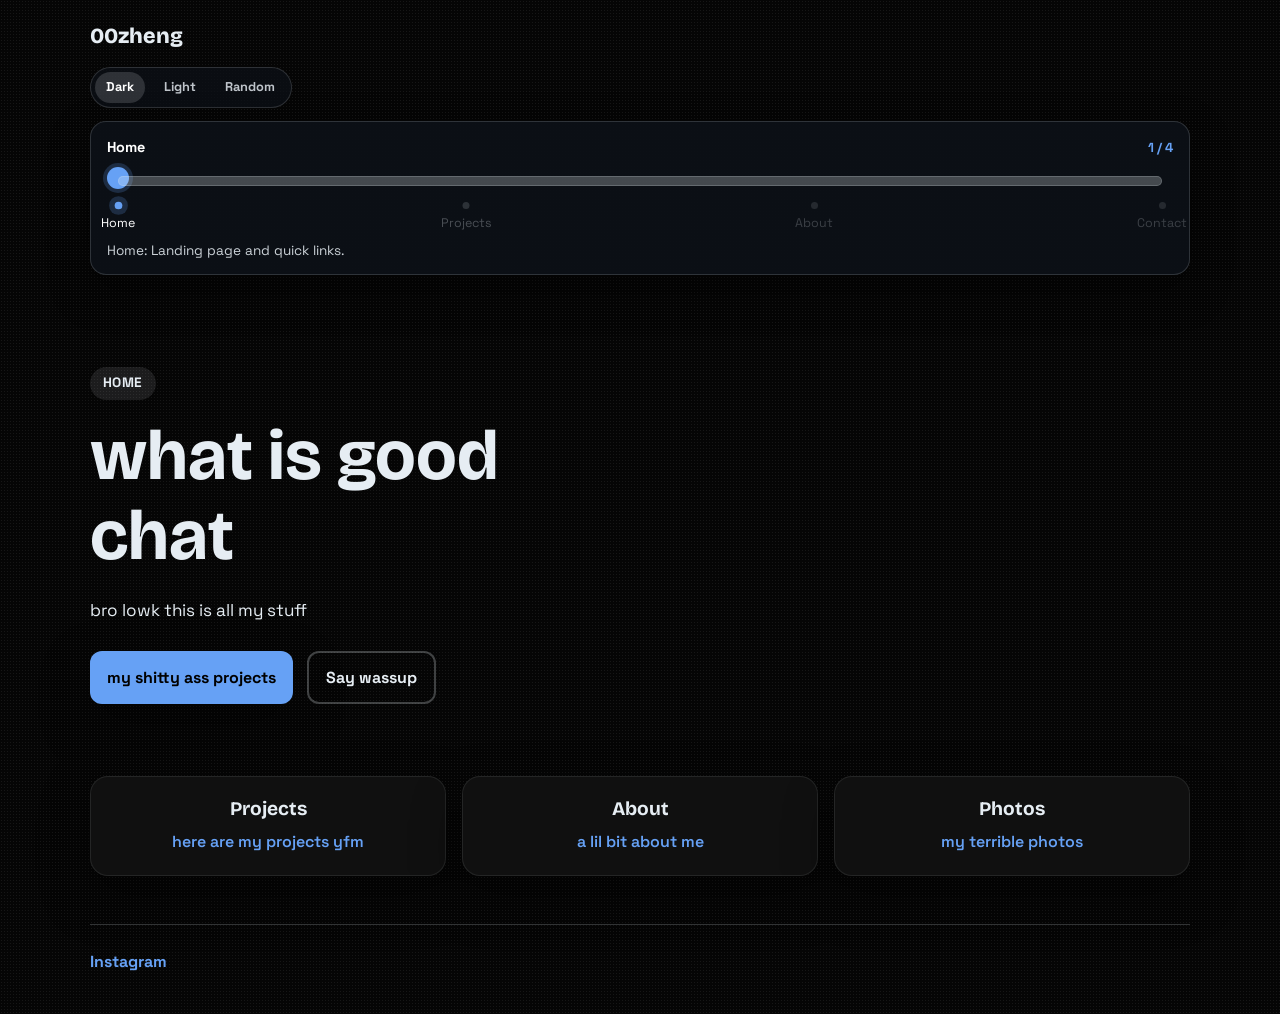
<file: index.html>
<!DOCTYPE html>
<html lang="en">
<head>
  <meta charset="UTF-8">
  <meta name="viewport" content="width=device-width, initial-scale=1.0">
  <title>00zheng</title>
  <link rel="preconnect" href="https://fonts.googleapis.com">
  <link rel="preconnect" href="https://fonts.gstatic.com" crossorigin>
  <link href="https://fonts.googleapis.com/css2?family=Bricolage+Grotesque:wght@500;700;800&family=Space+Grotesk:wght@400;500;700&display=swap" rel="stylesheet">
  <link rel="stylesheet" href="styles.css">
</head>
<body>
  <div class="bg-shape bg-shape-1"></div>
  <div class="bg-shape bg-shape-2"></div>

  <header class="site-header container reveal">
    <a class="logo" href="index.html">00zheng</a>
  </header>

  <main>
    <section class="hero container reveal">
      <p class="kicker">Home</p>
      <h1>what is good chat</h1>
      <p class="subtitle">
        bro lowk this is all my stuff
      </p>
      <div class="hero-actions">
        <a class="btn btn-primary" href="projects.html">my shitty ass projects</a>
        <a class="btn btn-outline" href="contact.html">Say wassup</a>
      </div>
    </section>

    <section class="container cards">
      <article class="card reveal">
        <h2>Projects</h2>
        <a class="text-link" href="projects.html">here are my projects yfm</a>
      </article>
      <article class="card reveal">
        <h2>About</h2>
        <a class="text-link" href="about.html">a lil bit about me</a>
      </article>
      <article class="card reveal">
        <h2>Photos</h2>
        <a class="text-link" href="photos.html">my terrible photos</a>
      </article>
    </section>
  </main>

  <footer class="site-footer container reveal">
    <a href="https://www.instagram.com/gvn.zheng/">Instagram</a>
  </footer>

  <script src="script.js"></script>
</body>
</html>
</file>
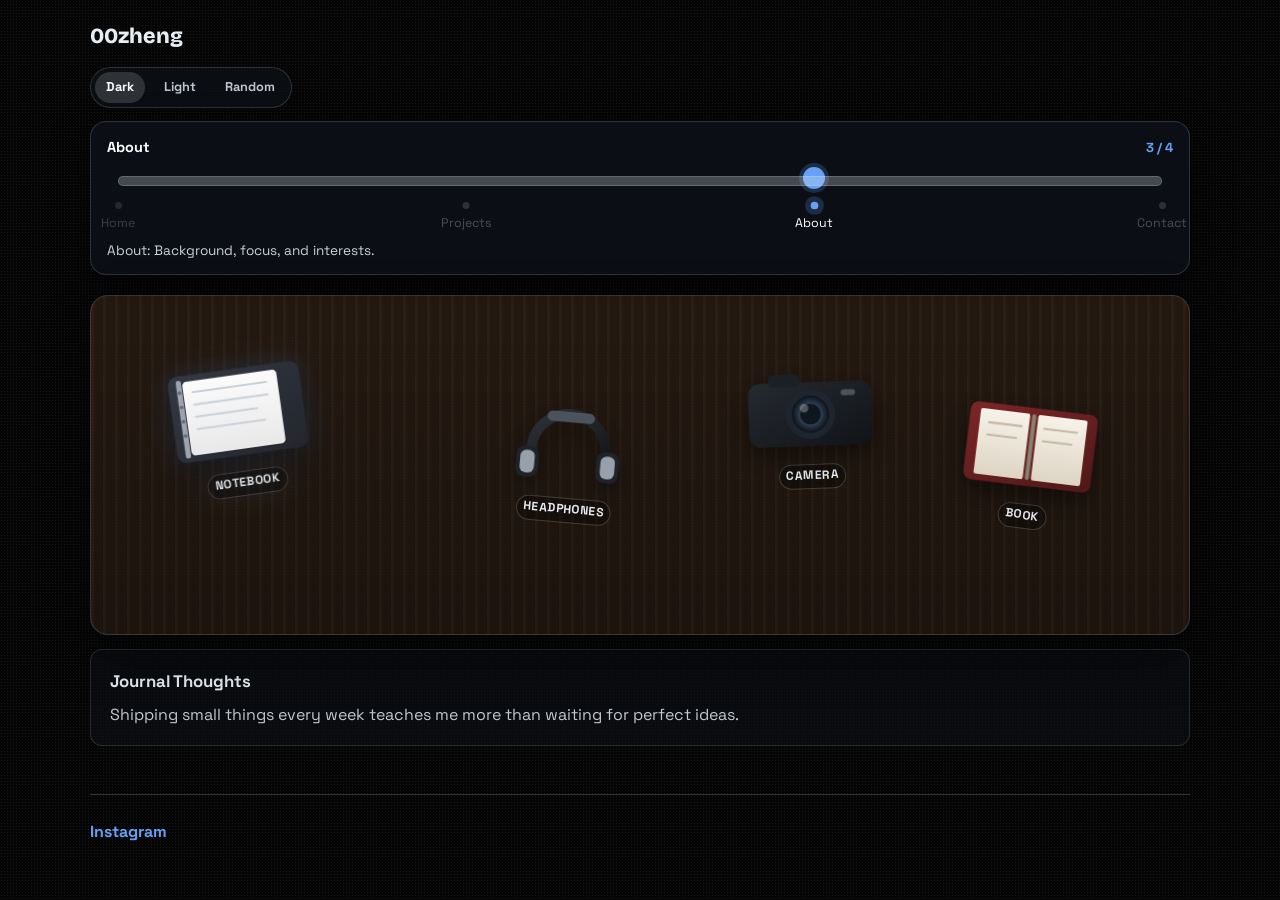
<file: about.html>
<!DOCTYPE html>
<html lang="en">
<head>
  <meta charset="UTF-8">
  <meta name="viewport" content="width=device-width, initial-scale=1.0">
  <title>About | 00zheng</title>
  <meta name="description" content="About Gavin and current interests.">
  <link rel="preconnect" href="https://fonts.googleapis.com">
  <link rel="preconnect" href="https://fonts.gstatic.com" crossorigin>
  <link href="https://fonts.googleapis.com/css2?family=Bricolage+Grotesque:wght@500;700;800&family=Space+Grotesk:wght@400;500;700&display=swap" rel="stylesheet">
  <link rel="stylesheet" href="styles.css">
</head>
<body>
  <div class="bg-shape bg-shape-1"></div>
  <div class="bg-shape bg-shape-2"></div>

  <header class="site-header container reveal">
    <a class="logo" href="index.html">00zheng</a>
  </header>

  <main>
    <section class="container desk reveal" aria-label="Digital desk">
      <div class="desk-surface" role="tablist" aria-label="Digital desk items">
        <button class="desk-item desk-item-notebook is-active" type="button" role="tab" aria-selected="true" data-desk-target="journal">
          <span class="sr-only">Notebook</span>
          <svg class="desk-art" viewBox="0 0 160 120" aria-hidden="true">
            <defs>
              <linearGradient id="notebookCover" x1="0" y1="0" x2="1" y2="1">
                <stop offset="0%" stop-color="#333842" />
                <stop offset="100%" stop-color="#23262d" />
              </linearGradient>
              <linearGradient id="notebookPage" x1="0" y1="0" x2="0" y2="1">
                <stop offset="0%" stop-color="#fbfbfb" />
                <stop offset="100%" stop-color="#e8e8e8" />
              </linearGradient>
            </defs>
            <rect x="16" y="18" width="128" height="84" rx="9" fill="url(#notebookCover)" />
            <rect x="30" y="24" width="92" height="72" rx="4" fill="url(#notebookPage)" />
            <rect x="24" y="22" width="5" height="76" rx="2.5" fill="#9da4af" />
            <circle cx="26.5" cy="34" r="1.8" fill="#646c78" />
            <circle cx="26.5" cy="48" r="1.8" fill="#646c78" />
            <circle cx="26.5" cy="62" r="1.8" fill="#646c78" />
            <circle cx="26.5" cy="76" r="1.8" fill="#646c78" />
            <rect x="38" y="34" width="74" height="2" rx="1" fill="#cad0d8" />
            <rect x="38" y="46" width="74" height="2" rx="1" fill="#cad0d8" />
            <rect x="38" y="58" width="62" height="2" rx="1" fill="#cad0d8" />
            <rect x="38" y="70" width="68" height="2" rx="1" fill="#cad0d8" />
          </svg>
          <span class="desk-label">Notebook</span>
        </button>
        <button class="desk-item desk-item-headphones" type="button" role="tab" aria-selected="false" data-desk-target="songs">
          <span class="sr-only">Headphones</span>
          <svg class="desk-art" viewBox="0 0 160 120" aria-hidden="true">
            <defs>
              <linearGradient id="headband" x1="0" y1="0" x2="1" y2="1">
                <stop offset="0%" stop-color="#2f3338" />
                <stop offset="100%" stop-color="#121416" />
              </linearGradient>
            </defs>
            <path d="M44 80v-8c0-20 16-36 36-36s36 16 36 36v8" fill="none" stroke="url(#headband)" stroke-width="10" stroke-linecap="round"/>
            <rect x="30" y="70" width="22" height="30" rx="8" fill="#1f2328" />
            <rect x="108" y="70" width="22" height="30" rx="8" fill="#1f2328" />
            <rect x="34" y="74" width="14" height="22" rx="6" fill="#98a1ab" />
            <rect x="112" y="74" width="14" height="22" rx="6" fill="#98a1ab" />
            <rect x="57" y="34" width="46" height="10" rx="5" fill="#4d535c" />
          </svg>
          <span class="desk-label">Headphones</span>
        </button>
        <button class="desk-item desk-item-camera" type="button" role="tab" aria-selected="false" data-desk-target="photos">
          <span class="sr-only">Camera</span>
          <svg class="desk-art" viewBox="0 0 160 120" aria-hidden="true">
            <defs>
              <linearGradient id="cameraBody" x1="0" y1="0" x2="1" y2="1">
                <stop offset="0%" stop-color="#252a31" />
                <stop offset="100%" stop-color="#111317" />
              </linearGradient>
              <radialGradient id="lens" cx="50%" cy="50%" r="50%">
                <stop offset="0%" stop-color="#9fb8d8" />
                <stop offset="36%" stop-color="#3f5470" />
                <stop offset="100%" stop-color="#0c1117" />
              </radialGradient>
            </defs>
            <rect x="20" y="38" width="120" height="62" rx="12" fill="url(#cameraBody)" />
            <rect x="40" y="30" width="30" height="12" rx="4" fill="#1b2026" />
            <rect x="110" y="46" width="14" height="6" rx="3" fill="#4b525c" />
            <circle cx="80" cy="69" r="24" fill="#1f252e" />
            <circle cx="80" cy="69" r="18" fill="url(#lens)" />
            <circle cx="80" cy="69" r="10" fill="#10161d" />
            <circle cx="74" cy="63" r="4.2" fill="rgba(255,255,255,0.28)" />
          </svg>
          <span class="desk-label">Camera</span>
        </button>
        <button class="desk-item desk-item-book" type="button" role="tab" aria-selected="false" data-desk-target="reading">
          <span class="sr-only">Book</span>
          <svg class="desk-art" viewBox="0 0 160 120" aria-hidden="true">
            <defs>
              <linearGradient id="bookCover" x1="0" y1="0" x2="1" y2="1">
                <stop offset="0%" stop-color="#7c2626" />
                <stop offset="100%" stop-color="#4f1717" />
              </linearGradient>
              <linearGradient id="bookPage" x1="0" y1="0" x2="0" y2="1">
                <stop offset="0%" stop-color="#f7f2e8" />
                <stop offset="100%" stop-color="#ddd4c4" />
              </linearGradient>
            </defs>
            <rect x="18" y="24" width="124" height="76" rx="8" fill="url(#bookCover)" />
            <rect x="28" y="30" width="48" height="64" rx="2" fill="url(#bookPage)" />
            <rect x="84" y="30" width="48" height="64" rx="2" fill="url(#bookPage)" />
            <rect x="78" y="30" width="4" height="64" rx="2" fill="#8a7f73" />
            <rect x="36" y="42" width="34" height="2" rx="1" fill="#c4b8a6" />
            <rect x="90" y="42" width="34" height="2" rx="1" fill="#c4b8a6" />
            <rect x="36" y="54" width="30" height="2" rx="1" fill="#c4b8a6" />
            <rect x="90" y="54" width="30" height="2" rx="1" fill="#c4b8a6" />
          </svg>
          <span class="desk-label">Book</span>
        </button>
      </div>

      <article class="desk-panel is-active" data-desk-panel="journal" role="tabpanel">
        <h3>Journal Thoughts</h3>
        <p>Shipping small things every week teaches me more than waiting for perfect ideas.</p>
      </article>

      <article class="desk-panel" data-desk-panel="songs" role="tabpanel" hidden>
        <h3>Favorite Songs</h3>
        <p>Current loop: mellow house, ambient piano, and late-night synth playlists.</p>
      </article>

      <article class="desk-panel" data-desk-panel="photos" role="tabpanel" hidden>
        <h3>Favorite Photos</h3>
        <p>I like high-contrast street shots, desk setup details, and night scenes with motion blur.</p>
      </article>

      <article class="desk-panel" data-desk-panel="reading" role="tabpanel" hidden>
        <h3>Current Reading</h3>
        <p>Books and essays on design systems, habit loops, and building products that stay simple.</p>
      </article>
    </section>
  </main>

  <footer class="site-footer container reveal">
    <a href="https://www.instagram.com/gvn.zheng/">Instagram</a>
  </footer>

  <script src="script.js"></script>
</body>
</html>
</file>
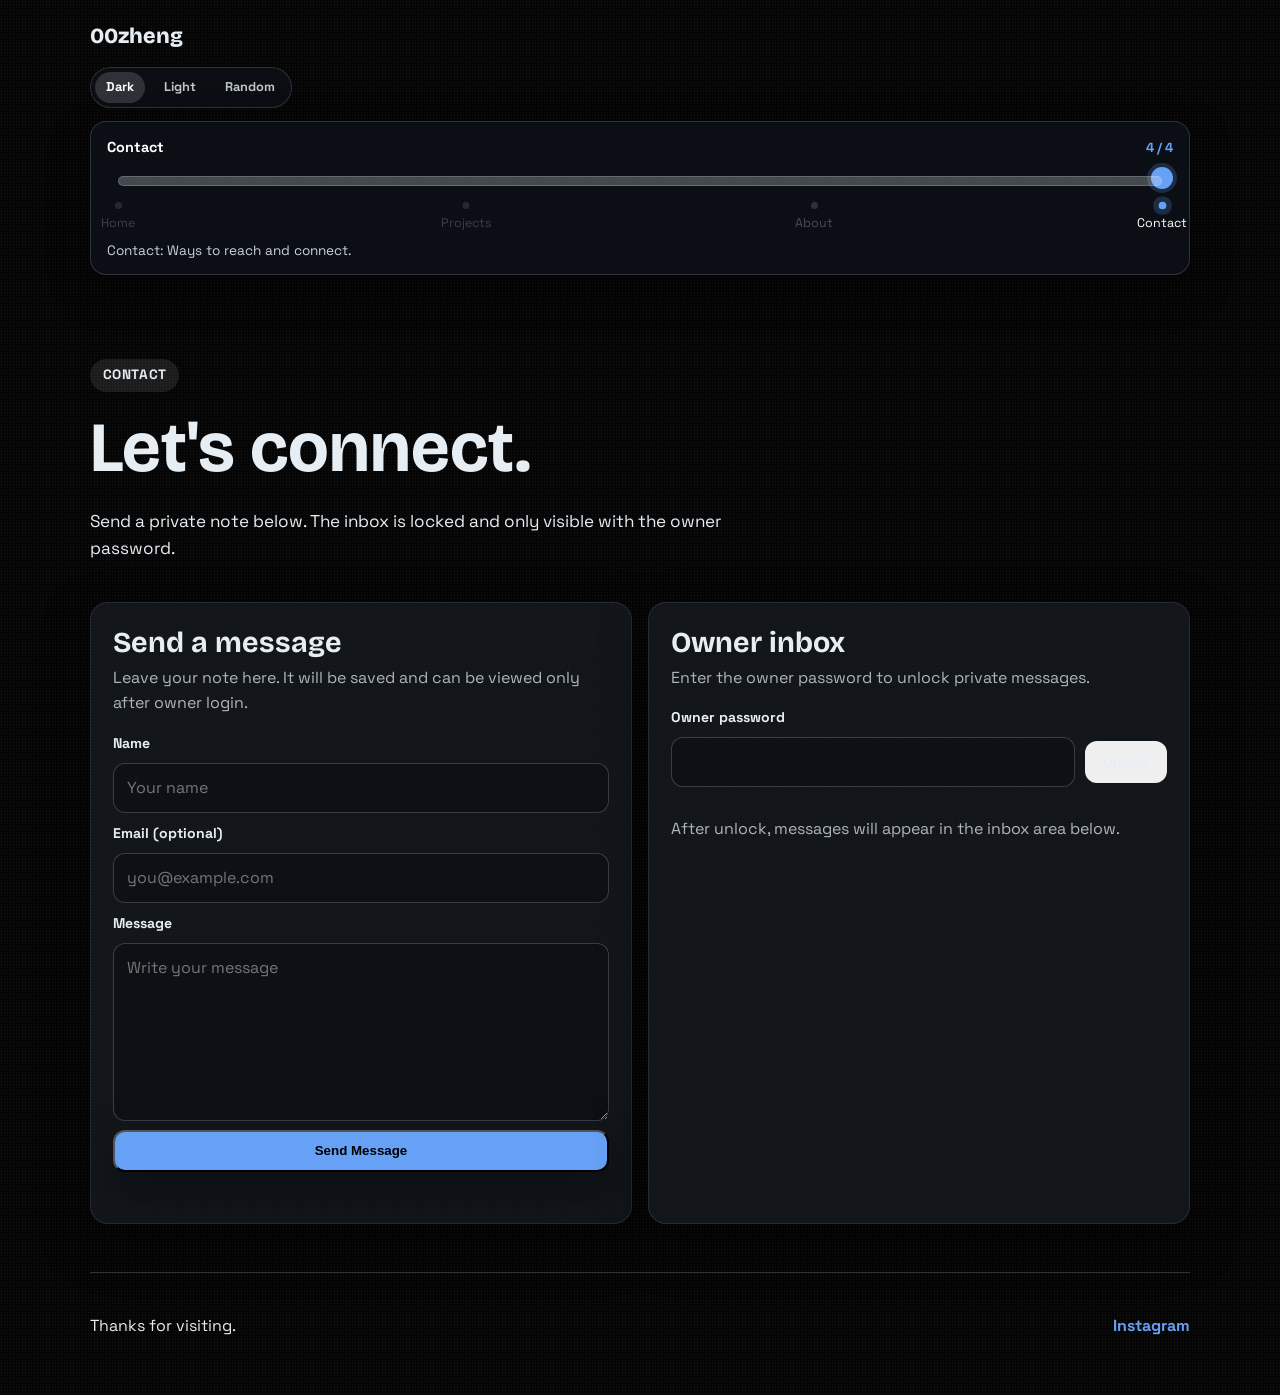
<file: contact.html>
<!DOCTYPE html>
<html lang="en">
<head>
  <meta charset="UTF-8">
  <meta name="viewport" content="width=device-width, initial-scale=1.0">
  <title>Contact | 00zheng</title>
  <meta name="description" content="Contact Gavin.">
  <link rel="preconnect" href="https://fonts.googleapis.com">
  <link rel="preconnect" href="https://fonts.gstatic.com" crossorigin>
  <link href="https://fonts.googleapis.com/css2?family=Bricolage+Grotesque:wght@500;700;800&family=Space+Grotesk:wght@400;500;700&display=swap" rel="stylesheet">
  <link rel="stylesheet" href="styles.css">
</head>
<body>
  <div class="bg-shape bg-shape-1"></div>
  <div class="bg-shape bg-shape-2"></div>

  <header class="site-header container reveal">
    <a class="logo" href="index.html">00zheng</a>
  </header>

  <main>
    <section class="page-hero container reveal">
      <p class="kicker">Contact</p>
      <h1>Let's connect.</h1>
      <p class="subtitle">Send a private note below. The inbox is locked and only visible with the owner password.</p>
    </section>

    <section class="container message-layout reveal page-content" aria-label="Private message system">
      <article class="message-card">
        <h2>Send a message</h2>
        <p class="message-helper">Leave your note here. It will be saved and can be viewed only after owner login.</p>

        <form id="contactMessageForm" class="message-form" novalidate>
          <label for="senderName">Name</label>
          <input id="senderName" name="senderName" type="text" maxlength="60" placeholder="Your name" required>

          <label for="senderEmail">Email (optional)</label>
          <input id="senderEmail" name="senderEmail" type="email" maxlength="120" placeholder="you@example.com">

          <label for="senderMessage">Message</label>
          <textarea id="senderMessage" name="senderMessage" rows="6" maxlength="1200" placeholder="Write your message" required></textarea>

          <button type="submit" class="btn btn-primary">Send Message</button>
          <p id="messageFormStatus" class="form-status" role="status" aria-live="polite"></p>
        </form>
      </article>

      <aside class="message-card owner-card" aria-label="Owner inbox">
        <h2>Owner inbox</h2>
        <p class="message-helper">Enter the owner password to unlock private messages.</p>

        <form id="ownerUnlockForm" class="owner-unlock" novalidate>
          <label for="ownerPassword">Owner password</label>
          <div class="owner-inline">
            <input id="ownerPassword" type="password" autocomplete="current-password" required>
            <button type="submit" class="btn btn-outline">Unlock</button>
          </div>
          <p id="ownerUnlockStatus" class="form-status" role="status" aria-live="polite"></p>
        </form>
        <p class="message-helper">After unlock, messages will appear in the inbox area below.</p>
      </aside>
    </section>

    <section id="ownerInbox" class="container message-card owner-inbox-area reveal" aria-label="Owner message inbox" hidden>
      <div class="owner-inbox-header">
        <h2>Private messages</h2>
        <button type="button" id="clearMessagesBtn" class="btn btn-outline clear-btn">Clear All</button>
      </div>
      <p id="ownerCount" class="owner-count">0 messages</p>
      <ul id="ownerMessageList" class="owner-message-list" aria-live="polite"></ul>
    </section>
  </main>

  <footer class="site-footer container reveal">
    <p>Thanks for visiting.</p>
    <a href="https://www.instagram.com/gvn.zheng/">Instagram</a>
  </footer>

  <script src="script.js"></script>
</body>
</html>
</file>
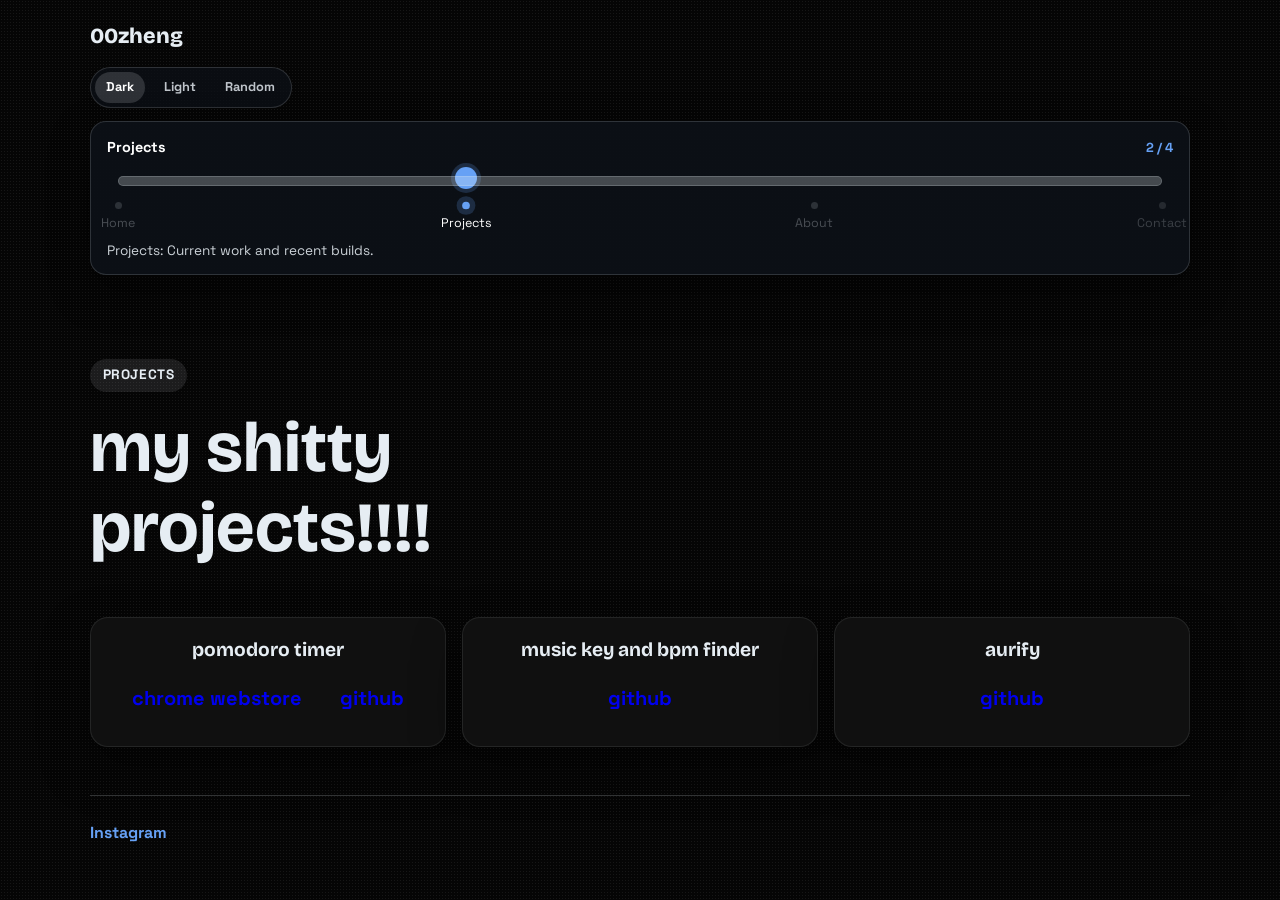
<file: projects.html>
<!DOCTYPE html>
<html lang="en">
<head>
  <meta charset="UTF-8">
  <meta name="viewport" content="width=device-width, initial-scale=1.0">
  <title>Projects | 00zheng</title>
  <meta name="description" content="Projects by Gavin.">
  <link rel="preconnect" href="https://fonts.googleapis.com">
  <link rel="preconnect" href="https://fonts.gstatic.com" crossorigin>
  <link href="https://fonts.googleapis.com/css2?family=Bricolage+Grotesque:wght@500;700;800&family=Space+Grotesk:wght@400;500;700&display=swap" rel="stylesheet">
  <link rel="stylesheet" href="styles.css">
</head>
<body>
  <div class="bg-shape bg-shape-1"></div>
  <div class="bg-shape bg-shape-2"></div>

  <header class="site-header container reveal">
    <a class="logo" href="index.html">00zheng</a>
  </header>

  <main>
    <section class="page-hero container reveal">
      <p class="kicker">Projects</p>
      <h1>my shitty projects!!!!</h1>
    </section>

    <section class="container cards">
      <article class="card reveal">
        <h2>pomodoro timer</h2>
        <a href="https://chromewebstore.google.com/detail/tickup/mffakdfghiiogcapmpbgkidgppapmkgn" class="btn" target="_blank" style="font-size: 20px;">chrome webstore</a>
        <a href="https://github.com/00zheng/pomodoro-timer-extention" class="btn" target="_blank" style="font-size: 20px;">github</a>
      </article>
      <article class="card reveal">
        <h2>music key and bpm finder</h2>
      <a href="https://github.com/00zheng/harmoni" class="btn" target="_blank" style="font-size: 20px;">
  github
</a>
      </article>
      <article class="card reveal">
        <h2>aurify</h2>
        <a href="https://github.com/00zheng/aurify" class="btn" target="_blank" style="font-size: 20px;">github</a>
      </article>
    </section>
  </main>

  <footer class="site-footer container reveal">
    <a href="https://www.instagram.com/gvn.zheng/">Instagram</a>
  </footer>

  <script src="script.js"></script>
</body>
</html>
</file>
<file: styles.css>
﻿:root {
  --bg: #050505;
  --text: #e6edf3;
  --surface: #101010;
  --theme-accent: #8fb8ff;
  --theme-accent-strong: #76a7ff;
  --theme-accent-glow: rgba(143, 184, 255, 0.2);
  --theme-color-wash: rgba(143, 184, 255, 0.08);
  --brand: var(--theme-accent);
  --brand-dark: var(--theme-accent-strong);
  --accent: var(--theme-accent);
  --ring: rgba(247, 129, 102, 0.28);
  --shadow: 0 20px 50px rgba(0, 0, 0, 0.42);
  --radius: 18px;
}

* {
  box-sizing: border-box;
}

html,
body {
  margin: 0;
  padding: 0;
}

html {
  scroll-behavior: smooth;
}

body {
  min-height: 100vh;
  background: #050505;
  color: var(--text);
  font-family: "Space Grotesk", "Trebuchet MS", sans-serif;
  line-height: 1.6;
  overflow-x: hidden;
  opacity: 0;
  transform: translateY(10px);
  transition: opacity 320ms ease, transform 320ms ease;
}

body::before,
body::after {
  content: "";
  position: fixed;
  inset: 0;
  pointer-events: none;
  z-index: -2;
}

body::before {
}

body::after {
  opacity: 0.08;
  background-image: radial-gradient(rgba(255, 255, 255, 0.9) 0.55px, transparent 0.8px);
  background-size: 3px 3px;
  mix-blend-mode: screen;
  animation: grainShift 10s steps(8) infinite;
}

body.page-ready {
  opacity: 1;
  transform: translateY(0);
}

body.page-exit {
  opacity: 0;
  transform: translateY(-8px);
}

.container {
  width: min(1100px, 92%);
  margin: 0 auto;
}

.bg-shape {
  display: none;
}

.bg-shape-1 {
  width: 320px;
  height: 320px;
  top: -90px;
  left: -70px;
  background: rgba(88, 166, 255, 0.2);
}

.bg-shape-2 {
  width: 380px;
  height: 380px;
  right: -130px;
  bottom: -120px;
  background: rgba(247, 129, 102, 0.18);
}

.site-header {
  display: flex;
  flex-direction: column;
  align-items: flex-start;
  gap: 0.8rem;
  padding: 1.2rem 0;
}

.logo {
  font-family: "Bricolage Grotesque", sans-serif;
  font-size: 1.35rem;
  font-weight: 800;
  color: var(--text);
  text-decoration: none;
}

.theme-controls {
  display: inline-flex;
  align-items: center;
  gap: 0.45rem;
  padding: 0.25rem;
  border-radius: 999px;
  border: 1px solid rgba(230, 237, 243, 0.16);
  background: rgba(13, 17, 23, 0.76);
}

.theme-btn {
  border: 0;
  background: transparent;
  color: rgba(230, 237, 243, 0.82);
  border-radius: 999px;
  padding: 0.35rem 0.7rem;
  font: inherit;
  font-size: 0.8rem;
  font-weight: 700;
  cursor: pointer;
}

.theme-btn:hover {
  color: #ffffff;
}

.theme-btn.is-active {
  background: rgba(230, 237, 243, 0.16);
  color: #ffffff;
}

nav {
  display: flex;
}

.site-nav {
  position: relative;
  display: inline-flex;
  align-items: center;
  gap: 0.3rem;
  padding: 0.25rem;
  border-radius: 999px;
  background: rgba(230, 237, 243, 0.06);
  border: 1px solid rgba(230, 237, 243, 0.14);
}

.nav-slider {
  position: absolute;
  left: 0;
  top: 0.25rem;
  height: calc(100% - 0.5rem);
  width: 0;
  border-radius: 999px;
  background: rgba(88, 166, 255, 0.22);
  border: 1px solid rgba(88, 166, 255, 0.45);
  box-shadow: inset 0 1px 0 rgba(230, 237, 243, 0.2);
  transition: transform 240ms ease, width 240ms ease, opacity 180ms ease;
  opacity: 0;
}

nav a {
  position: relative;
  z-index: 1;
  text-decoration: none;
  color: var(--text);
  font-weight: 500;
  padding: 0.35rem 0.75rem;
  border-radius: 999px;
  transition: color 180ms ease;
}

.site-nav .nav-link:hover,
.site-nav .nav-link:focus-visible,
.site-nav .nav-link.is-active {
  color: #ffffff;
}

.site-nav .nav-link:focus-visible {
  outline: none;
}

.hero {
  padding: 4.5rem 0 3rem;
}

.page-hero {
  padding: 4rem 0 1.5rem;
}

.kicker {
  display: inline-block;
  margin: 0 0 1rem;
  background: rgba(230, 237, 243, 0.1);
  border-radius: 999px;
  padding: 0.35rem 0.8rem;
  font-weight: 700;
  font-size: 0.85rem;
  letter-spacing: 0.04em;
  text-transform: uppercase;
}

h1,
h2 {
  font-family: "Bricolage Grotesque", sans-serif;
  line-height: 1.15;
  margin: 0;
}

h1 {
  max-width: 13ch;
  font-size: clamp(2.2rem, 6vw, 4.4rem);
}

.subtitle {
  margin: 1.2rem 0 0;
  max-width: 58ch;
  font-size: 1.07rem;
}

.hero-actions {
  display: flex;
  gap: 0.9rem;
  margin-top: 1.7rem;
  flex-wrap: wrap;
}

.btn {
  display: inline-flex;
  align-items: center;
  justify-content: center;
  border-radius: 12px;
  padding: 0.72rem 1.05rem;
  text-decoration: none;
  font-weight: 700;
  transition: transform 180ms ease, box-shadow 180ms ease, background-color 180ms ease;
}

.btn:hover {
  transform: translateY(-2px);
}

.btn-primary {
  background: var(--brand);
  color: #000000;
  box-shadow: var(--shadow);
}

.btn-primary:hover {
  background: var(--brand-dark);
}

.btn-outline {
  color: var(--text);
  border: 2px solid rgba(230, 237, 243, 0.26);
}

.btn-outline:hover {
  border-color: var(--accent);
  color: var(--accent);
}

.cards {
  display: grid;
  grid-template-columns: repeat(3, minmax(0, 1fr));
  gap: 1rem;
  margin: 1.5rem auto 3rem;
}

.card {
  background: var(--surface);
  border-radius: var(--radius);
  padding: 1.3rem;
  box-shadow: var(--shadow);
  border: 1px solid rgba(230, 237, 243, 0.09);
  text-align: center;
}

.card h2 {
  font-size: 1.2rem;
  margin-bottom: 0.55rem;
}

.about {
  background: rgba(22, 27, 34, 0.78);
  border-radius: var(--radius);
  border: 1px solid rgba(230, 237, 243, 0.1);
  padding: 2rem;
  margin-bottom: 3rem;
}

.page-content {
  margin-top: 1rem;
}

.about h2 {
  font-size: clamp(1.45rem, 3vw, 2rem);
}

.about p + p {
  margin-top: 0.7rem;
}

.text-link {
  color: var(--accent);
  font-weight: 600;
  text-decoration: none;
}

.text-link:hover {
  text-decoration: underline;
}

.message-layout {
  display: grid;
  grid-template-columns: repeat(2, minmax(0, 1fr));
  gap: 1rem;
  margin-bottom: 3rem;
}

.message-card {
  background: rgba(22, 27, 34, 0.78);
  border-radius: var(--radius);
  border: 1px solid rgba(230, 237, 243, 0.1);
  padding: 1.4rem;
  box-shadow: var(--shadow);
}

.message-card h2 {
  font-size: clamp(1.3rem, 3vw, 1.8rem);
  margin-bottom: 0.35rem;
}

.message-helper {
  margin: 0;
  color: rgba(230, 237, 243, 0.74);
}

.message-form,
.owner-unlock {
  display: grid;
  gap: 0.55rem;
  margin-top: 1rem;
}

.message-form label,
.owner-unlock label {
  font-weight: 700;
  font-size: 0.88rem;
}

.message-form input,
.message-form textarea,
.owner-unlock input {
  width: 100%;
  background: rgba(13, 17, 23, 0.78);
  color: var(--text);
  border: 1px solid rgba(230, 237, 243, 0.2);
  border-radius: 12px;
  padding: 0.7rem 0.8rem;
  font: inherit;
}

.message-form textarea {
  resize: vertical;
  min-height: 140px;
}

.message-form input:focus,
.message-form textarea:focus,
.owner-unlock input:focus {
  outline: 2px solid var(--theme-accent-glow);
  border-color: var(--accent);
}

.form-status {
  min-height: 1.15rem;
  margin: 0.1rem 0 0;
  font-size: 0.9rem;
  color: rgba(230, 237, 243, 0.78);
}

.owner-card {
  display: flex;
  flex-direction: column;
}

.owner-inline {
  display: flex;
  gap: 0.6rem;
  align-items: center;
}

.owner-inline .btn {
  white-space: nowrap;
}

.owner-inbox {
  margin-top: 0.75rem;
}

.owner-inbox-area {
  margin-bottom: 3rem;
}

.owner-inbox-header {
  display: flex;
  justify-content: space-between;
  align-items: center;
  gap: 0.7rem;
  margin-bottom: 0.7rem;
}

.owner-inbox-header h2 {
  margin: 0;
  font-size: clamp(1.3rem, 3vw, 1.8rem);
}

.owner-count {
  margin: 0;
  font-weight: 700;
  color: var(--accent);
}

.clear-btn {
  padding: 0.45rem 0.72rem;
  font-size: 0.84rem;
}

.owner-message-list {
  list-style: none;
  margin: 0;
  padding: 0;
  display: grid;
  gap: 0.6rem;
  max-height: 360px;
  overflow: auto;
}

.owner-message-item {
  border: 1px solid rgba(230, 237, 243, 0.14);
  background: rgba(13, 17, 23, 0.65);
  border-radius: 12px;
  padding: 0.8rem;
}

.owner-message-item h3 {
  margin: 0;
  font-size: 1rem;
}

.owner-meta {
  margin: 0.25rem 0 0.55rem;
  color: rgba(230, 237, 243, 0.66);
  font-size: 0.82rem;
}

.owner-body {
  margin: 0;
  white-space: pre-wrap;
}

.owner-empty {
  color: rgba(230, 237, 243, 0.76);
  padding: 0.8rem;
  border: 1px dashed rgba(230, 237, 243, 0.24);
  border-radius: 12px;
  text-align: center;
}

body.theme-light .message-card {
  background: rgba(255, 255, 255, 0.8);
  border: 1px solid rgba(22, 26, 32, 0.1);
}

body.theme-light .message-helper,
body.theme-light .form-status,
body.theme-light .owner-meta,
body.theme-light .owner-empty {
  color: rgba(22, 26, 32, 0.72);
}

body.theme-light .message-form input,
body.theme-light .message-form textarea,
body.theme-light .owner-unlock input,
body.theme-light .owner-message-item {
  background: rgba(255, 255, 255, 0.95);
  border: 1px solid rgba(22, 26, 32, 0.16);
}

.photo-grid {
  display: grid;
  grid-template-columns: repeat(3, minmax(0, 1fr));
  gap: 1rem;
  margin: 1.5rem auto 3rem;
}

.photo-card {
  min-height: 180px;
  background:
    linear-gradient(140deg, rgba(88, 166, 255, 0.2), rgba(247, 129, 102, 0.16)),
    var(--surface);
  border-radius: var(--radius);
  border: 1px solid rgba(230, 237, 243, 0.12);
  box-shadow: var(--shadow);
  padding: 1.2rem;
  display: flex;
  flex-direction: column;
  justify-content: flex-end;
}

.photo-card h2 {
  font-size: 1.1rem;
  margin-bottom: 0.4rem;
}

.site-footer {
  border-top: 1px solid rgba(230, 237, 243, 0.2);
  padding: 1.5rem 0 2.5rem;
  display: flex;
  justify-content: space-between;
  gap: 1rem;
  align-items: center;
  flex-wrap: wrap;
}

.site-footer a {
  color: var(--accent);
  font-weight: 700;
  text-decoration: none;
}

.site-footer a:hover {
  text-decoration: underline;
}

.reveal {
  opacity: 0;
  transform: translateY(16px);
  transition: opacity 500ms ease, transform 500ms ease;
}

.reveal.is-visible {
  opacity: 1;
  transform: translateY(0);
}

.page-rail {
  --rail-thumb-size: 22px;
  --rail-track-size: 8px;
  position: relative;
  width: 100%;
  background: rgba(13, 17, 23, 0.92);
  border: 1px solid rgba(230, 237, 243, 0.16);
  border-radius: 16px;
  backdrop-filter: blur(12px);
  box-shadow: 0 16px 40px rgba(0, 0, 0, 0.45);
  padding: 0.9rem 1rem 0.8rem;
}

.page-rail-header {
  display: flex;
  align-items: center;
  justify-content: space-between;
  gap: 0.8rem;
  margin-bottom: 0.45rem;
  font-size: 0.9rem;
  color: rgba(230, 237, 243, 0.82);
}

.page-rail-status strong {
  color: #ffffff;
}

.page-rail-value {
  font-size: 0.82rem;
  color: var(--accent);
  font-weight: 700;
}

.page-rail-track {
  position: relative;
  margin: 0;
  padding: 0;
  overscroll-behavior-x: contain;
}

.page-rail-track::before {
  content: "";
  position: absolute;
  left: calc(var(--rail-thumb-size) / 2);
  right: calc(var(--rail-thumb-size) / 2);
  top: 50%;
  transform: translateY(-50%);
  height: var(--rail-track-size);
  border-radius: 999px;
  background: rgba(230, 237, 243, 0.26);
  border: 1px solid rgba(230, 237, 243, 0.2);
  pointer-events: none;
}

.page-rail-input {
  -webkit-appearance: none;
  appearance: none;
  width: 100%;
  height: var(--rail-thumb-size);
  margin: 0;
  background: transparent;
  cursor: pointer;
  touch-action: pan-x;
}

.page-rail-input::-webkit-slider-runnable-track {
  height: var(--rail-track-size);
  background: transparent;
  border: 0;
}

.page-rail-input::-webkit-slider-thumb {
  -webkit-appearance: none;
  appearance: none;
  width: var(--rail-thumb-size);
  height: var(--rail-thumb-size);
  margin-top: calc((var(--rail-track-size) - var(--rail-thumb-size)) / 2);
  border-radius: 50%;
  border: 0;
  background: var(--accent);
  box-shadow: 0 0 0 4px var(--theme-accent-glow);
}

.page-rail-input::-moz-range-track {
  height: var(--rail-track-size);
  background: transparent;
  border: 0;
}

.page-rail-input::-moz-range-thumb {
  width: var(--rail-thumb-size);
  height: var(--rail-thumb-size);
  border-radius: 50%;
  border: 0;
  background: var(--accent);
  box-shadow: 0 0 0 4px var(--theme-accent-glow);
}

.page-rail-steps {
  margin-top: 0.38rem;
  position: relative;
  height: 1.9rem;
  margin-left: 0;
  margin-right: 0;
}

.page-step {
  position: absolute;
  left: 0;
  transform: translateX(-50%);
  text-align: center;
  color: rgba(230, 237, 243, 0.62);
  font-size: 0.78rem;
  transition: color 180ms ease, opacity 180ms ease;
}

.page-step::before {
  content: "";
  display: block;
  width: 7px;
  height: 7px;
  border-radius: 50%;
  margin: 0 auto 0.28rem;
  background: rgba(230, 237, 243, 0.34);
  transition: transform 180ms ease, background-color 180ms ease, box-shadow 180ms ease;
}

.page-step.is-active {
  color: #ffffff;
}

.page-step.is-active::before {
  background: var(--accent);
  box-shadow: 0 0 0 5px var(--theme-accent-glow);
  transform: scale(1.1);
}

.page-preview {
  margin-top: 0.45rem;
  min-height: 1.15rem;
  position: relative;
}

.page-preview-current,
.page-preview-next {
  display: block;
  font-size: 0.85rem;
  white-space: nowrap;
  overflow: hidden;
  text-overflow: ellipsis;
  transition: opacity 120ms linear;
}

.page-preview-current {
  color: rgba(230, 237, 243, 0.88);
}

.page-preview-next {
  position: absolute;
  left: 0;
  top: 0;
  color: var(--accent);
  opacity: 0;
}

body.theme-light {
  --bg: #f3f5f8;
  --text: #161a20;
  --surface: #ffffff;
  --shadow: 0 18px 40px rgba(17, 24, 33, 0.12);
  --theme-accent: #4b6ea8;
  --theme-accent-strong: #3f6199;
  --theme-accent-glow: rgba(75, 110, 168, 0.18);
  --theme-color-wash: rgba(75, 110, 168, 0.1);
}

body.theme-light::before {
}

body.theme-light::after {
  opacity: 0.04;
  mix-blend-mode: multiply;
}

body.theme-light .kicker {
  background: rgba(15, 19, 24, 0.08);
}

body.theme-light .card,
body.theme-light .about {
  border: 1px solid rgba(22, 26, 32, 0.1);
}

body.theme-light .about {
  background: rgba(255, 255, 255, 0.76);
}

body.theme-light .theme-controls,
body.theme-light .page-rail {
  background: rgba(255, 255, 255, 0.92);
  border: 1px solid rgba(22, 26, 32, 0.18);
}

body.theme-light .theme-btn {
  color: rgba(22, 26, 32, 0.78);
}

body.theme-light .theme-btn.is-active {
  background: rgba(22, 26, 32, 0.12);
  color: #11151a;
}

body.theme-light .site-footer {
  border-top: 1px solid rgba(22, 26, 32, 0.18);
}

body.theme-light .btn-outline {
  border: 2px solid rgba(22, 26, 32, 0.2);
}

body.theme-light .page-rail-header {
  color: rgba(22, 26, 32, 0.8);
}

body.theme-light .page-rail-status strong {
  color: #14181f;
}

body.theme-light .page-rail-value {
  color: rgba(51, 78, 122, 0.9);
}

body.theme-light .page-rail-track::before {
  background: rgba(22, 26, 32, 0.18);
  border: 1px solid rgba(22, 26, 32, 0.16);
}

body.theme-light .page-step {
  color: rgba(22, 26, 32, 0.56);
}

body.theme-light .page-step::before {
  background: rgba(22, 26, 32, 0.32);
}

body.theme-light .page-step.is-active {
  color: #14181f;
}

body.theme-light .page-preview-current {
  color: rgba(22, 26, 32, 0.9);
}

body.theme-light .page-preview-next {
  color: rgba(51, 78, 122, 0.92);
}

.desk {
  margin: 0 auto 3rem;
}

.desk h2 {
  font-size: clamp(1.35rem, 3vw, 1.9rem);
  margin-bottom: 0.5rem;
}

.desk-subtitle {
  color: rgba(230, 237, 243, 0.74);
  margin-bottom: 1rem;
}

.desk-surface {
  position: relative;
  min-height: 340px;
  padding: 1.4rem;
  border-radius: var(--radius);
  background:
    repeating-linear-gradient(
      90deg,
      rgba(149, 106, 70, 0.12) 0,
      rgba(149, 106, 70, 0.12) 3px,
      rgba(120, 81, 51, 0.08) 3px,
      rgba(120, 81, 51, 0.08) 12px
    ),
    linear-gradient(180deg, rgba(36, 24, 16, 0.76), rgba(24, 17, 12, 0.72));
  border: 1px solid rgba(230, 237, 243, 0.14);
  box-shadow: var(--shadow);
}

.desk-item {
  position: absolute;
  border: 0;
  background: transparent;
  color: var(--text);
  font: inherit;
  padding: 0;
  border-radius: 0;
  cursor: pointer;
  transition: transform 180ms ease, filter 180ms ease;
  display: flex;
  flex-direction: column;
  align-items: center;
  justify-content: center;
  min-height: 0;
  box-shadow: none;
  transform-origin: center;
}

.desk-item:hover {
  filter: brightness(1.06);
}

.desk-item.is-active {
  filter: drop-shadow(0 0 12px var(--theme-accent-glow));
}

.desk-art {
  width: 165px;
  height: auto;
  filter: drop-shadow(0 10px 14px rgba(0, 0, 0, 0.42));
}

.desk-label {
  margin-top: -0.2rem;
  font-size: 0.75rem;
  font-weight: 700;
  letter-spacing: 0.04em;
  text-transform: uppercase;
  background: rgba(0, 0, 0, 0.28);
  padding: 0.12rem 0.4rem;
  border-radius: 999px;
  border: 1px solid rgba(230, 237, 243, 0.2);
}

.desk-item-notebook {
  left: 6%;
  top: 16%;
  transform: rotate(-8deg);
}

.desk-item-headphones {
  left: 36%;
  top: 24%;
  transform: rotate(5deg);
}

.desk-item-camera {
  left: 58%;
  top: 14%;
  transform: rotate(-2deg);
}

.desk-item-book {
  right: 7%;
  top: 26%;
  transform: rotate(7deg);
}

.desk-item-notebook:hover {
  transform: rotate(-8deg) translateY(-3px);
}

.desk-item-headphones:hover {
  transform: rotate(5deg) translateY(-3px);
}

.desk-item-camera:hover {
  transform: rotate(-2deg) translateY(-3px);
}

.desk-item-book:hover {
  transform: rotate(7deg) translateY(-3px);
}

.sr-only {
  position: absolute;
  width: 1px;
  height: 1px;
  padding: 0;
  margin: -1px;
  overflow: hidden;
  clip: rect(0, 0, 0, 0);
  white-space: nowrap;
  border: 0;
}

.desk-panel {
  margin-top: 0.9rem;
  padding: 1.1rem 1.2rem;
  border-radius: 12px;
  border: 1px solid rgba(230, 237, 243, 0.14);
  background: rgba(13, 17, 23, 0.55);
}

.desk-panel h3 {
  margin: 0 0 0.45rem;
  font-size: 1.05rem;
}

.desk-panel p {
  margin: 0;
  color: rgba(230, 237, 243, 0.84);
}

body.theme-light .desk-subtitle {
  color: rgba(22, 26, 32, 0.72);
}

body.theme-light .desk-surface {
  background:
    repeating-linear-gradient(
      90deg,
      rgba(170, 129, 92, 0.18) 0,
      rgba(170, 129, 92, 0.18) 3px,
      rgba(141, 103, 70, 0.12) 3px,
      rgba(141, 103, 70, 0.12) 12px
    ),
    linear-gradient(180deg, rgba(244, 234, 221, 0.95), rgba(230, 214, 193, 0.92));
  border: 1px solid rgba(22, 26, 32, 0.14);
}

body.theme-light .desk-item {
  background: transparent;
  box-shadow: none;
}

body.theme-light .desk-item.is-active {
  filter: drop-shadow(0 0 10px rgba(75, 110, 168, 0.2));
}

body.theme-light .desk-panel {
  border: 1px solid rgba(22, 26, 32, 0.15);
  background: rgba(255, 255, 255, 0.9);
}

body.theme-light .desk-panel p {
  color: rgba(22, 26, 32, 0.82);
}

body.theme-light .desk-label {
  background: rgba(255, 255, 255, 0.72);
  border: 1px solid rgba(22, 26, 32, 0.2);
}

@media (max-width: 900px) {
  .cards {
    grid-template-columns: 1fr;
  }

  .message-layout {
    grid-template-columns: 1fr;
  }

  .owner-inline {
    flex-direction: column;
    align-items: stretch;
  }

  .owner-inline .btn {
    width: 100%;
  }

  .photo-grid {
    grid-template-columns: 1fr;
  }

  .site-header {
    gap: 0.7rem;
  }

  .page-rail {
    padding: 0.8rem 0.8rem 0.72rem;
  }

  .page-step {
    font-size: 0.7rem;
  }

  .desk-surface {
    min-height: 540px;
  }

  .desk-item-notebook {
    left: 8%;
    top: 8%;
  }

  .desk-item-headphones {
    left: 52%;
    top: 18%;
  }

  .desk-item-camera {
    left: 10%;
    top: 50%;
  }

  .desk-item-book {
    right: 10%;
    top: 62%;
  }
}

@keyframes grainShift {
  0% { transform: translate(0, 0); }
  20% { transform: translate(-1%, 1%); }
  40% { transform: translate(1%, -1%); }
  60% { transform: translate(-0.6%, 0.6%); }
  80% { transform: translate(0.8%, -0.7%); }
  100% { transform: translate(0, 0); }
}
</file>
